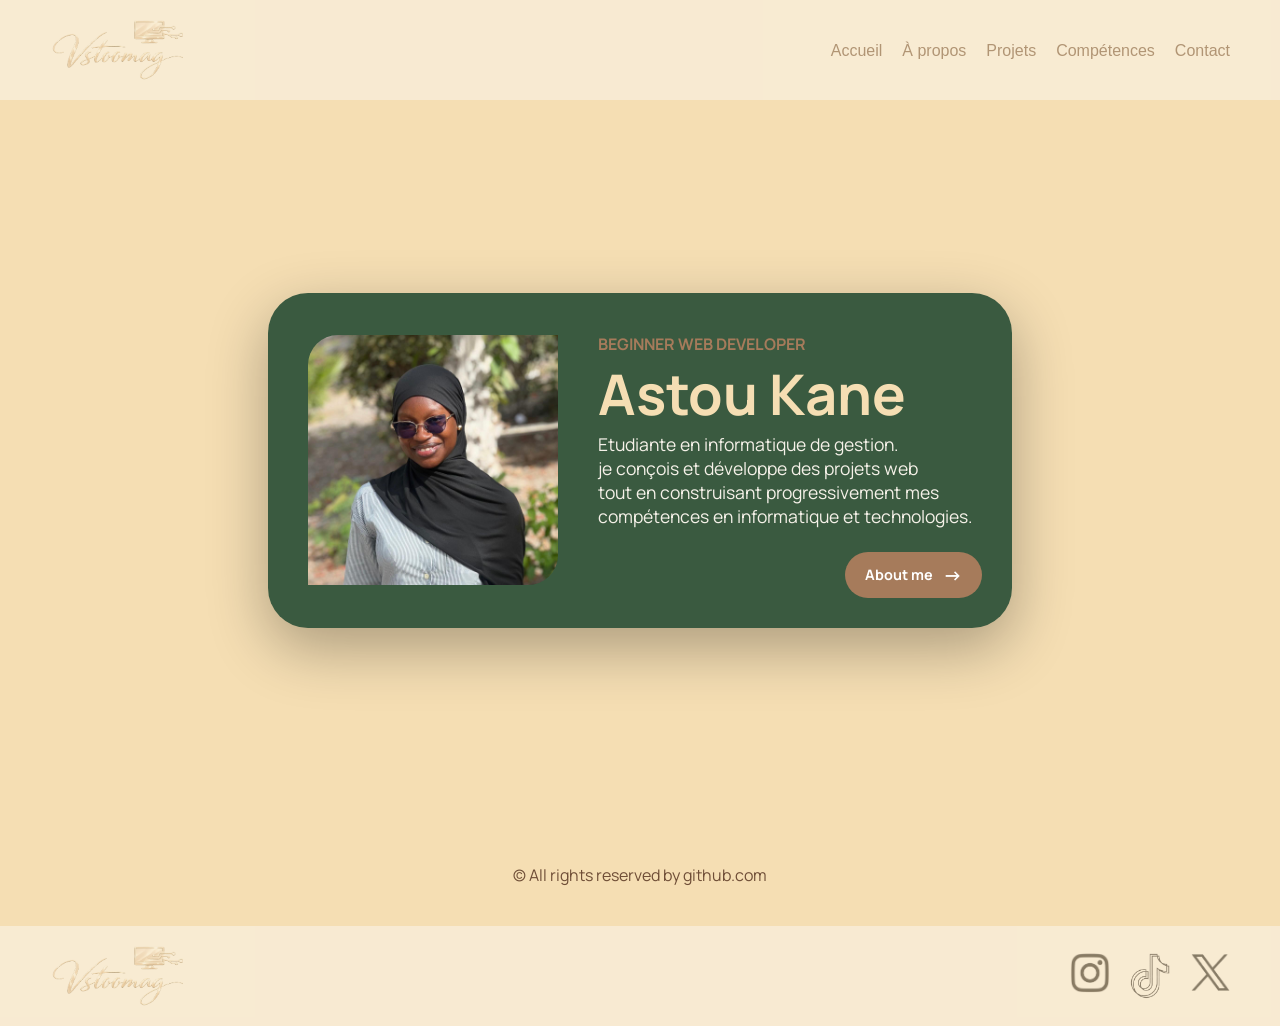
<file: portfolio/index.html>
<!DOCTYPE html>
<html lang="en">
<head>
    <meta charset="UTF-8">
    <meta name="viewport" content="width=device-width, initial-scale=1.0">
    <title>Accueil-Astou kane</title>
    <link rel="stylesheet" href="../styles/style.css">
    <link rel="stylesheet" href="../styles/index.css">
    <script src="../scripts/script.js" defer></script>
    <link rel="preconnect" href="https://fonts.googleapis.com">
    <link rel="preconnect" href="https://fonts.gstatic.com" crossorigin>
    <link href="https://fonts.googleapis.com/css2?family=Manrope:wght@200..800&family=Montserrat:ital,wght@0,100..900;1,100..900&display=swap" rel="stylesheet">
    <link rel="preconnect" href="https://fonts.googleapis.com">
    <link rel="preconnect" href="https://fonts.gstatic.com" crossorigin>
    <link href="https://fonts.googleapis.com/css2?family=Manrope:wght@200..800&display=swap" rel="stylesheet">
</head>
<body>
    <header>
        <nav>
                <div class="logo">
                    <a href=""><img src="../images/logo_astou.png" alt="logo"></a>
                </div>
                <ul>
                    <li><a href="index.html">Accueil</a></li>
                    <li><a href="about.html">À propos</a></li>
                    <li><a href="projets.html">Projets</a></li>
                    <li><a href="skills.html">Compétences</a></li>
                    <li><a href="contact.html">Contact</a></li>
                </ul>
        </nav>
    </header>
    <main grid-container>
        <section id="index">
            <div class="grid_1">
                <div class="photo">
                    <img src="../images/ma_photo.jpeg" alt="Photo de Astou">
                </div>
                <div class="presentation">
                    <h4>BEGINNER WEB DEVELOPER</h4>
                    <h3>Astou Kane </h3>
                    <p>Etudiante en informatique de gestion. <br>
                        je conçois et développe des projets web <br>
                        tout en construisant progressivement mes <br>
                        compétences en informatique et technologies. </p>
                    <a href="about.html" class="btn"> About me <span class="arrow">-></span></a>
               </div>
            </div>
        </section>
        <section>
            <div>
            <img>
            <p></p>
            <h5></h5>
            </div>
        </section>
        <section>
            <div>
                <img>
                <p></p>
                <h5></h5>
            </div>
        </section>
        <section>
            <div>
                
            </div>
        </section>

    </main>
    <div class="github"> <a href="https://github.com/astoukanemboj-arch/Vstoomag.git" target="_blank" class="github">© All rights reserved by github.com</a> </div>
    <footer>
         <nav>
                <div class="logo">
                    <a href=""><img src="../images/logo_astou.png" alt="logo"></a>
                </div>
                <ul>
                    <li><a href="index.html"><img src="../images/instagram2.png" alt="instagram"></a></li>
                    <li><a href="about.html"><img src="../images/tiktok2.png" alt="tiktok"></a></li>
                    <li><a href="projets.html"><img src="../images/x.png" alt="x"></a></li>
                </ul>
        </nav>
       
    </footer>
</body>
</html>
</file>
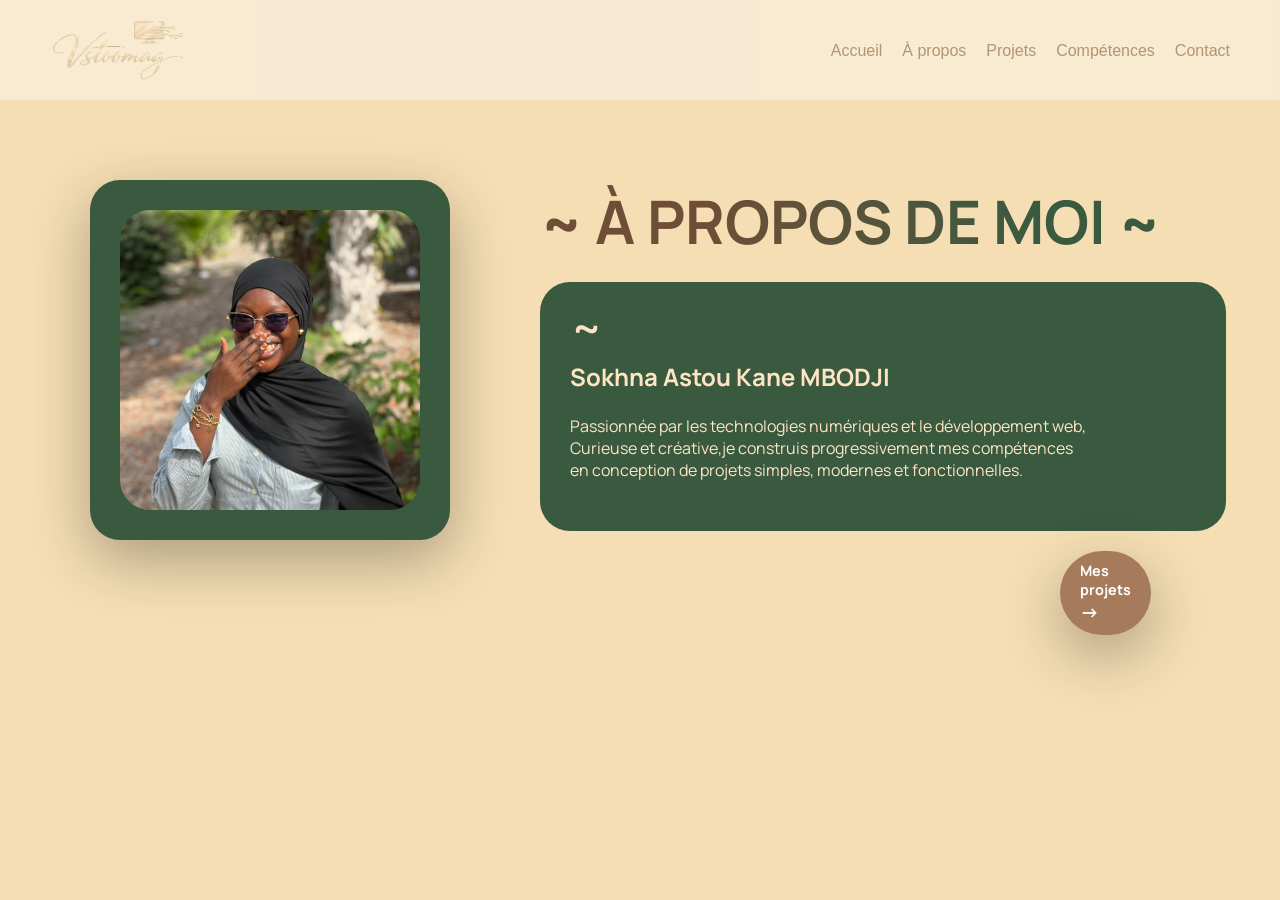
<file: portfolio/about.html>
<!DOCTYPE html>
<html lang="en">
<head>
    <meta charset="UTF-8">
    <meta name="viewport" content="width=device-width, initial-scale=1.0">
    <title>À propos</title>
    <link rel="stylesheet" href="../styles/style.css">
    <link rel="stylesheet" href="../styles/about.css">
    <script src="../scripts/script.js" defer></script>
     <link rel="preconnect" href="https://fonts.googleapis.com">
    <link rel="preconnect" href="https://fonts.gstatic.com" crossorigin>
    <link href="https://fonts.googleapis.com/css2?family=Manrope:wght@200..800&family=Montserrat:ital,wght@0,100..900;1,100..900&display=swap" rel="stylesheet">
    <link rel="preconnect" href="https://fonts.googleapis.com">
    <link rel="preconnect" href="https://fonts.gstatic.com" crossorigin>
    <link href="https://fonts.googleapis.com/css2?family=Manrope:wght@200..800&display=swap" rel="stylesheet">
</head>
<body>
    <header>
        <nav>
                <div class="logo">
                    <a href=""><img src="../images/logo_astou.png" alt="logo"></a>
                </div>
                <ul>
                    <li><a href="index.html">Accueil</a></li>
                    <li><a href="about.html">À propos</a></li>
                    <li><a href="projets.html">Projets</a></li>
                    <li><a href="skills.html">Compétences</a></li>
                    <li><a href="contact.html">Contact</a></li>
                </ul>
        </nav>
    </header>
    <main class="grid-container">
        <section id="index">
                <div class="grid_1">
                    <div class="photo">
                        <img src="../images/ma_photo2.jpeg" alt="Photo de Astou">
                    </div>
                </div>
        </section>
        <section class="about-text-section">
            <div>
                <h1 class="titre-apropos"> ~ À PROPOS DE MOI ~</h1>
            </div>
            <div class="text-apropos">
                <span class="decor">~</span>
                <h1>Sokhna Astou Kane MBODJI</h1><br>
                Passionnée par les technologies numériques et le développement web,<br>
                Curieuse et créative,je construis progressivement mes compétences <br>
                en conception de projets simples, modernes et fonctionnelles.
            </div>
            <div>
                <a href="projets.html" class="btn"> Mes projets <span class="arrow">-></span></a>
            </div>
        </section>
    </main>
</body>
</html>
</file>
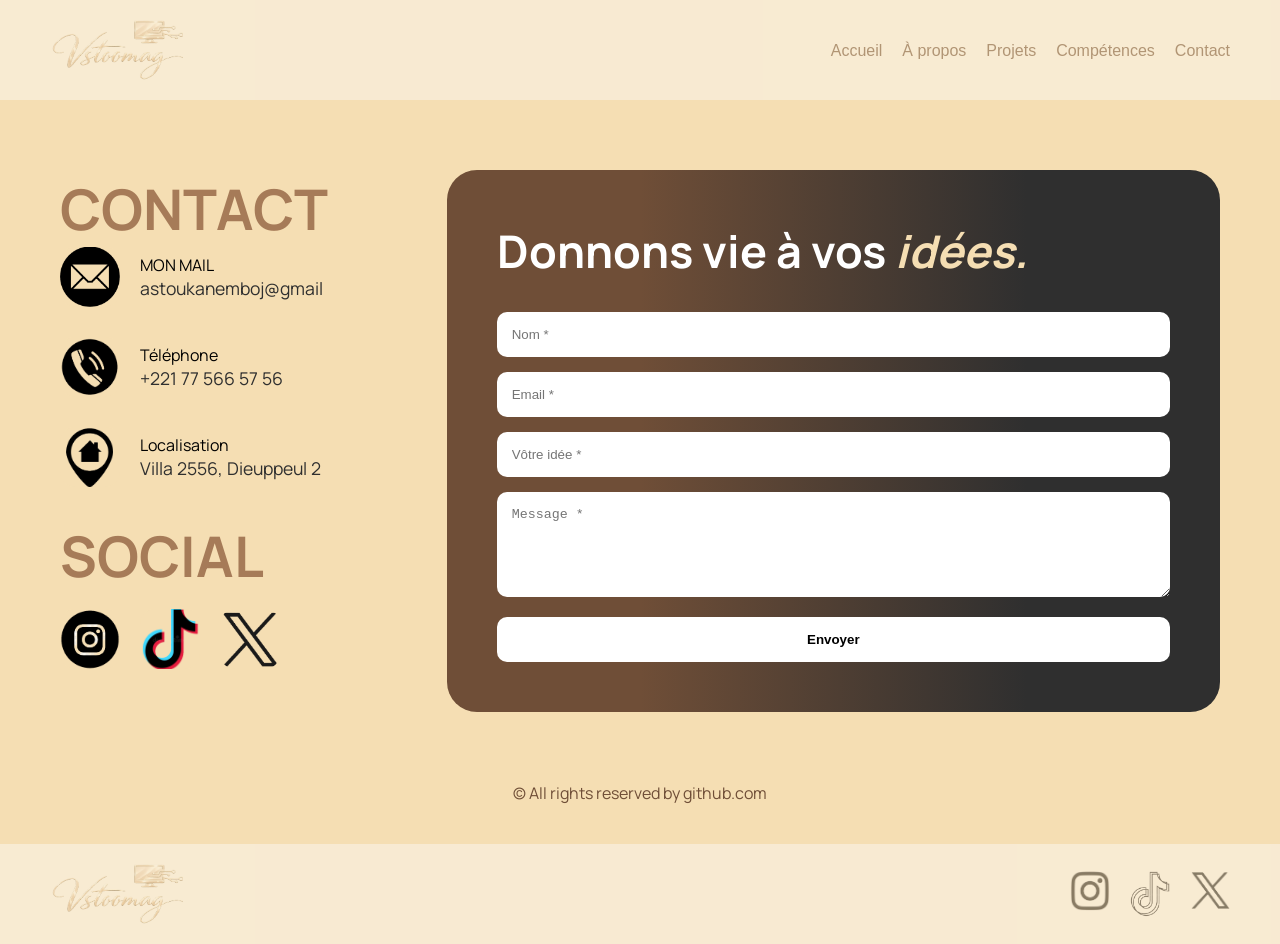
<file: portfolio/contact.html>
<!DOCTYPE html>
<html lang="en">
<head>
    <meta charset="UTF-8">
    <meta name="viewport" content="width=device-width, initial-scale=1.0">
    <title>Contact</title>
     <link rel="stylesheet" href="../styles/style.css">
    <link rel="stylesheet" href="../styles/contact.css">
    <script src="../scripts/script.js" defer></script>
     <link rel="preconnect" href="https://fonts.googleapis.com">
    <link rel="preconnect" href="https://fonts.gstatic.com" crossorigin>
    <link href="https://fonts.googleapis.com/css2?family=Manrope:wght@200..800&family=Montserrat:ital,wght@0,100..900;1,100..900&display=swap" rel="stylesheet">
    <link rel="preconnect" href="https://fonts.googleapis.com">
    <link rel="preconnect" href="https://fonts.gstatic.com" crossorigin>
    <link href="https://fonts.googleapis.com/css2?family=Manrope:wght@200..800&display=swap" rel="stylesheet">
</head>
</head>
<body>
    <header>
        <nav>
                <div class="logo">
                    <a href=""><img src="../images/logo_astou.png" alt="logo"></a>
                </div>
                <ul>
                    <li><a href="index.html">Accueil</a></li>
                    <li><a href="about.html">À propos</a></li>
                    <li><a href="projets.html">Projets</a></li>
                    <li><a href="skills.html">Compétences</a></li>
                    <li><a href="contact.html">Contact</a></li>
                </ul>
        </nav>
    </header>
    <main class="contact-main">
    <div class="contact-container">
        
        <div class="contact-info">
            <h3 class="contact-titre">CONTACT</h3>
            
            <div class="info-item">
                <div class="icon-box"><i class="fa-regular fa-envelope"><img src="../images/mail.png" alt=""></i></div>
                <div class="text">
                    <span>MON MAIL</span>
                    <p>astoukanemboj@gmail</p>
                </div>
            </div>

            <div class="info-item">
                <div class="icon-box"><i class="fa-solid fa-phone"> <img src="../images/telephone.png" alt=""></i></div>
                <div class="text">
                    <span>Téléphone</span>
                    <p>+221 77 566 57 56</p>
                </div>
            </div>

             <div class="info-item">
                <div class="icon-box"><i class="fa-solid fa-phone"> <img src="../images/maison.png" alt=""></i></div>
                <div class="text">
                    <span>Localisation</span>
                    <p>Villa 2556, Dieuppeul 2</p>
                </div>
            </div>

            <div class="social-info">
                <h3>SOCIAL</h3>
                <div class="social-icons">
                    <a href="#" class="social-btn"><i class="fa-brands fa-instagram"><img src="../images/instragram.png" alt=""></i></a>
                    <a href="#" class="social-btn"><i class="fa-brands fa-linkedin"><img src="../images/tiktok.png" alt=""></i></a>
                    <a href="#" class="social-btn"><i class="fa-brands fa-linkedin"><img src="../images/x.png" alt=""></i></a>
                </div>
            </div>
        </div>

        <div class="contact-form-box">
            <h1>Donnons vie à vos <span><em>idées.</em></span></h1>
            <form>
                <input type="text" placeholder="Nom *" required>
                <input type="email" placeholder="Email *" required>
                <input type="text" placeholder="Vôtre idée *">
                <textarea placeholder="Message *" rows="5"></textarea>
                <button type="submit" class="send-btn">Envoyer</button>
            </form>
        </div>

    </div>
</main>
<div class="github"> <a href="https://github.com/astoukanemboj-arch/Vstoomag.git" target="_blank" class="github">© All rights reserved by github.com</a> </div>
    <footer>
         <nav>
                <div class="logo">
                    <a href=""><img src="../images/logo_astou.png" alt="logo"></a>
                </div>
                <ul>
                    <li><a href="index.html"><img src="../images/instagram2.png" alt="instagram"></a></li>
                    <li><a href="about.html"><img src="../images/tiktok2.png" alt="tiktok"></a></li>
                    <li><a href="projets.html"><img src="../images/x.png" alt="x"></a></li>
                </ul>
        </nav>
       
    </footer>
</body>
</html>
</file>
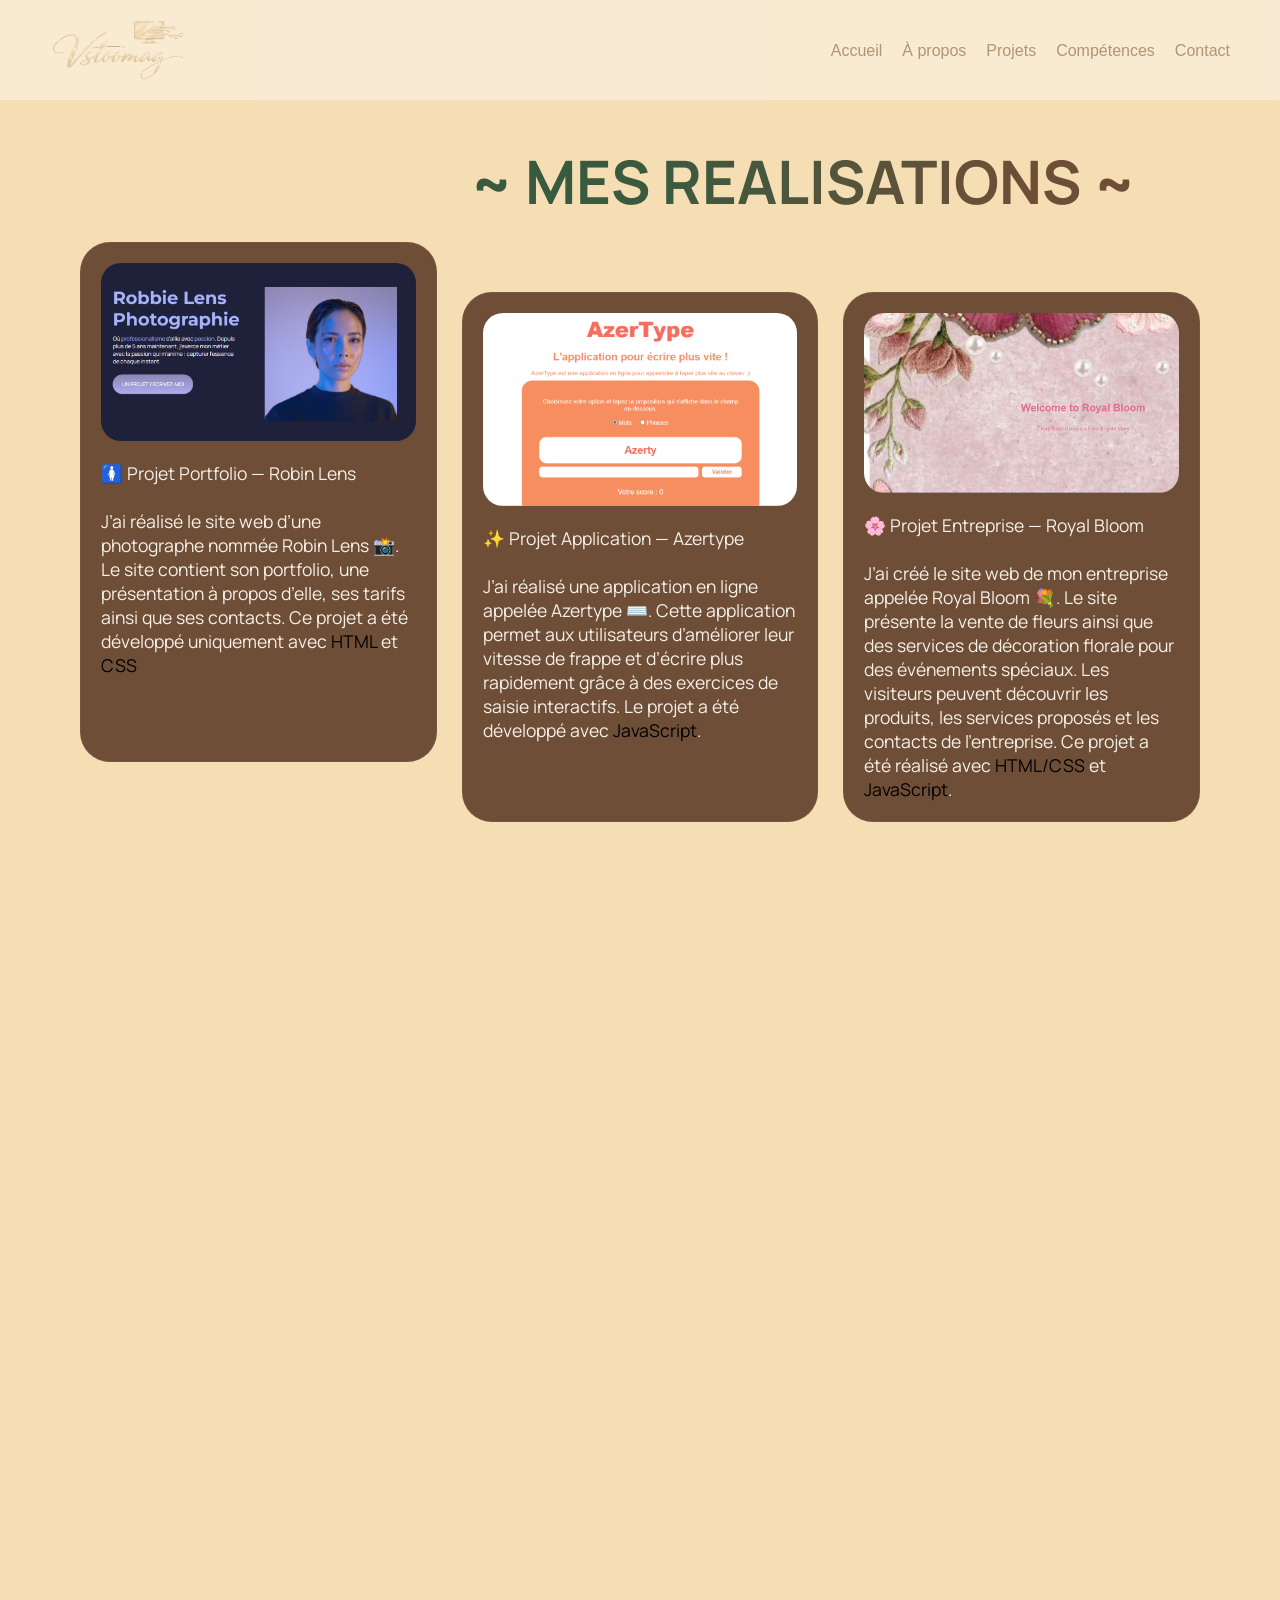
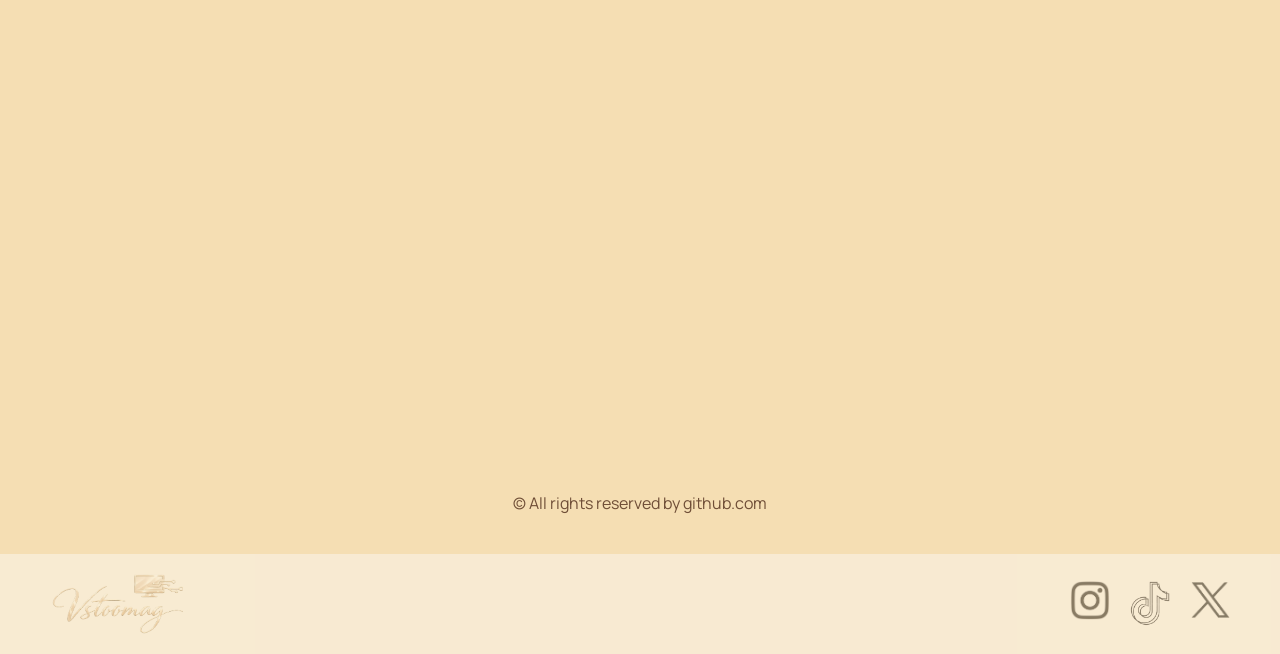
<file: portfolio/projets.html>
<!DOCTYPE html>
<html lang="en">
<head>
    <meta charset="UTF-8">
    <meta name="viewport" content="width=device-width, initial-scale=1.0">
    <title>Accueil-Astou kane</title>
    <link rel="stylesheet" href="../styles/style.css">
    <link rel="stylesheet" href="../styles/project.css">
    <script src="../scripts/script.js" defer></script>
     <link rel="preconnect" href="https://fonts.googleapis.com">
    <link rel="preconnect" href="https://fonts.gstatic.com" crossorigin>
    <link href="https://fonts.googleapis.com/css2?family=Manrope:wght@200..800&family=Montserrat:ital,wght@0,100..900;1,100..900&display=swap" rel="stylesheet">
    <link rel="preconnect" href="https://fonts.googleapis.com">
    <link rel="preconnect" href="https://fonts.gstatic.com" crossorigin>
    <link href="https://fonts.googleapis.com/css2?family=Manrope:wght@200..800&display=swap" rel="stylesheet">
</head>
<body>
    <header>
        <nav>
                <div class="logo">
                    <a href=""><img src="../images/logo_astou.png" alt="logo"></a>
                </div>
                <ul>
                    <li><a href="index.html">Accueil</a></li>
                    <li><a href="about.html">À propos</a></li>
                    <li><a href="projets.html">Projets</a></li>
                    <li><a href="skills.html">Compétences</a></li>
                    <li><a href="contact.html">Contact</a></li>
                </ul>
        </nav>
    </header>
    <main class="projects-container">
        <h1 class="projects-main-title"> ~ MES REALISATIONS ~ </h1>

        <div class="projects-grid">
            <div class="project-card" id="un">
                <div class="project-image">
                    <img src="../images/Robbie.png" alt="Web Designing">
                </div>
                <div class="project-info">
                    <p>🚺 Projet Portfolio — Robin Lens <br> <br>

                        J’ai réalisé le site web d’une photographe nommée Robin Lens 📸.
                        Le site contient son portfolio, une présentation à propos d’elle, ses tarifs ainsi que ses contacts.
                        Ce projet a été développé uniquement avec <span class="arrow">HTML</span> et <span class="arrow">CSS</span></p>
                      
                   <!-- <div class="text-content">
                        <span>OUTILS</span>
                        <h3>HTML et CSS</h3>
                    </div>
                    <div>
                        <a href="robie.html"><button class="project-icon">voir-></button></a>
                    </div> -->
                </div>
            </div>
            <div class="project-card" id="deux">
                <div class="project-image">
                    <img src="../images/azertype.png" alt="Web Designing">
                </div>
                <div class="project-info">
                   <p>✨ Projet Application — Azertype <br> <br>

                        J’ai réalisé une application en ligne appelée Azertype ⌨️.
                        Cette application permet aux utilisateurs d’améliorer leur vitesse de frappe et d’écrire plus rapidement grâce à des exercices de saisie interactifs.
                        Le projet a été développé avec <span class="arrow">JavaScript</span>.</p>
                   <!--<div class="text-content">
                        <span>OUTILS</span>
                        <h3>JavaScript</h3>
                    </div>
                    <div>
                        <a href="index.html"><button class="project-icon" ww>voir-></button></a>
                    </div>  --> 
                </div>
            </div>
            <div class="project-card" id="trois">
                <div class="project-image">
                    <img src="../images/entreprise.png" alt="Web Designing">
                </div>
                <div class="project-info">
                    <p>🌸 Projet Entreprise — Royal Bloom <br> <br>

                        J’ai créé le site web de mon entreprise appelée Royal Bloom 💐.
                        Le site présente la vente de fleurs ainsi que des services de décoration florale pour des événements spéciaux.
                        Les visiteurs peuvent découvrir les produits, les services proposés et les contacts de l’entreprise.
                        Ce projet a été réalisé avec <span class="arrow">HTML/CSS</span> et <span class="arrow">JavaScript</span>.</p>
                   <!-- <div class="text-content">
                        <span>OUTILS</span>
                        <h3>HTML/CSS et JavaScript</h3>
                    </div>
                    <div>
                        <a href="index.html"><button class="project-icon">voir-></button></a>
                    </div> -->
                </div>
            </div>
        </div>
    </main>
    <div class="github"> <a href="https://github.com/astoukanemboj-arch/Vstoomag.git" target="_blank" class="github">© All rights reserved by github.com</a> </div>
    <footer>
         <nav>
                <div class="logo">
                    <a href=""><img src="../images/logo_astou.png" alt="logo"></a>
                </div>
                <ul>
                    <li><a href="index.html"><img src="../images/instagram2.png" alt="instagram"></a></li>
                    <li><a href="about.html"><img src="../images/tiktok2.png" alt="tiktok"></a></li>
                    <li><a href="projets.html"><img src="../images/x.png" alt="x"></a></li>
                </ul>
        </nav>
       
    </footer>
</body>
</html>
</file>
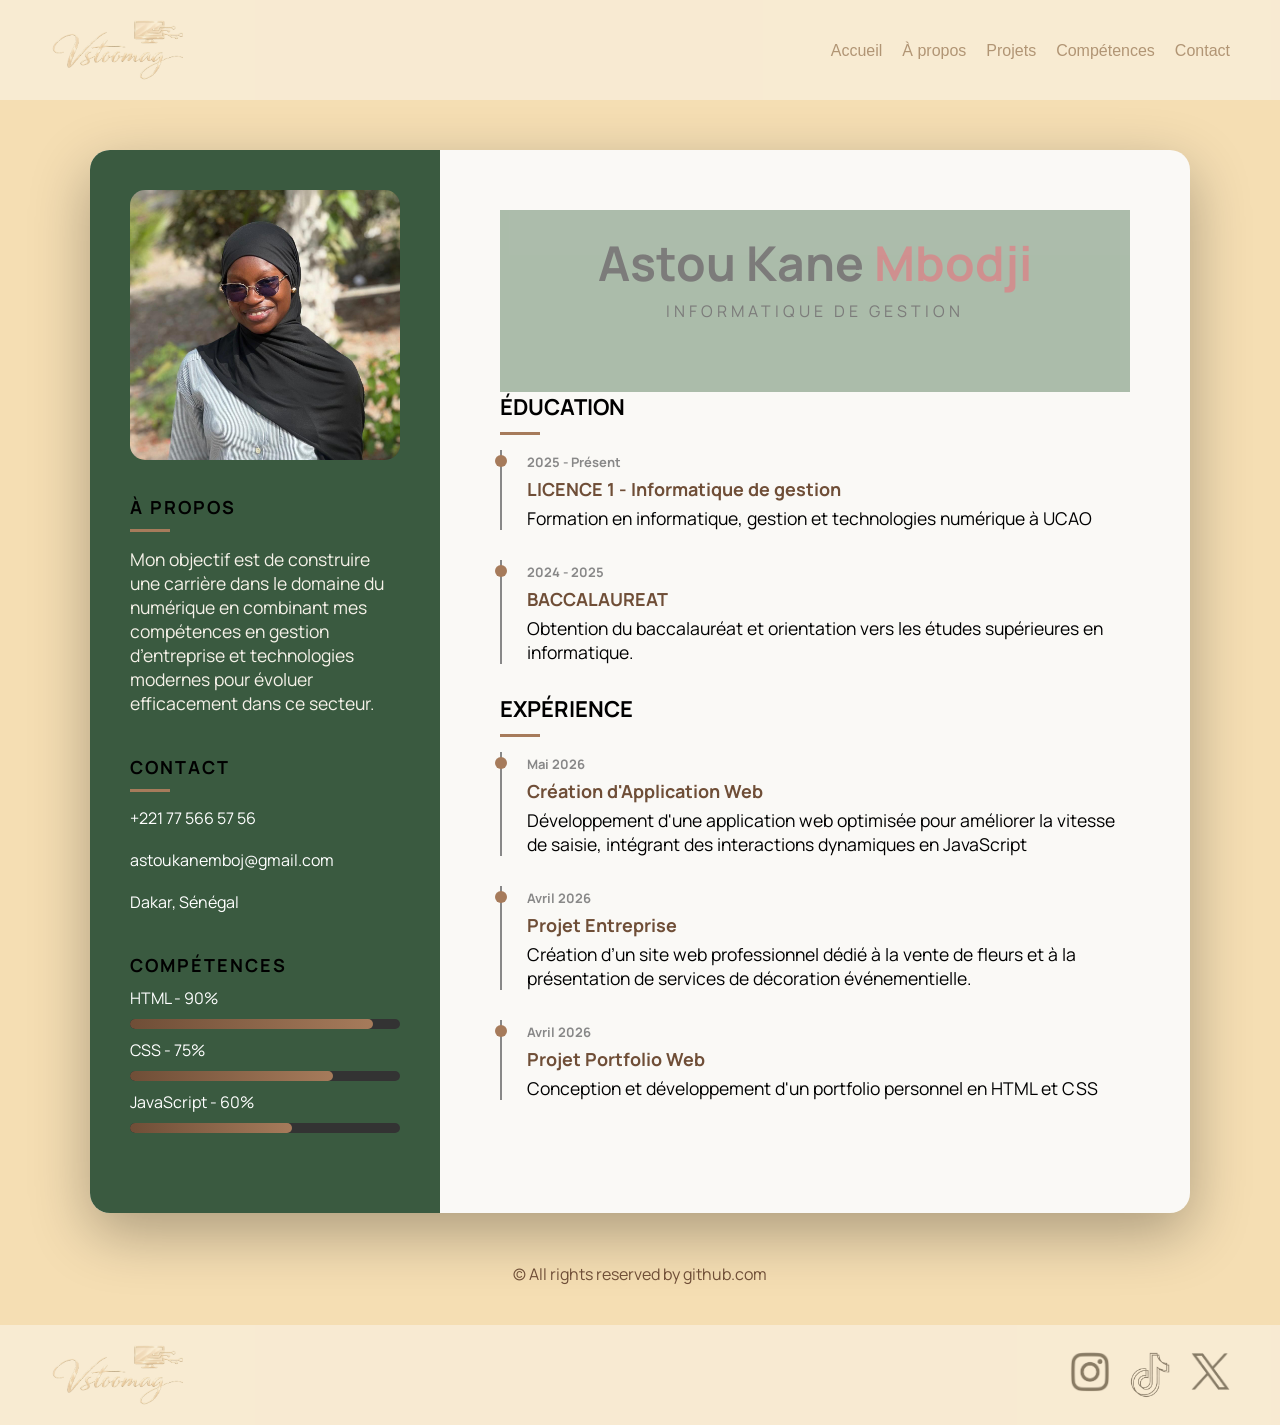
<file: portfolio/skills.html>
<!DOCTYPE html>
<html lang="en">
<head>
    <meta charset="UTF-8">
    <meta name="viewport" content="width=device-width, initial-scale=1.0">
    <title>Compétences</title>
    <link rel="stylesheet" href="../styles/style.css">
    <link rel="stylesheet" href="../styles/skills.css">
    <script src="../scripts/script.js" defer></script>
     <link rel="preconnect" href="https://fonts.googleapis.com">
    <link rel="preconnect" href="https://fonts.gstatic.com" crossorigin>
    <link href="https://fonts.googleapis.com/css2?family=Manrope:wght@200..800&family=Montserrat:ital,wght@0,100..900;1,100..900&display=swap" rel="stylesheet">
    <link rel="preconnect" href="https://fonts.googleapis.com">
    <link rel="preconnect" href="https://fonts.gstatic.com" crossorigin>
    <link href="https://fonts.googleapis.com/css2?family=Manrope:wght@200..800&display=swap" rel="stylesheet">
</head>
<body>
     <header>
        <nav>
                <div class="logo">
                    <a href=""><img src="../images/logo_astou.png" alt="logo"></a>
                </div>
                <ul>
                    <li><a href="index.html">Accueil</a></li>
                    <li><a href="about.html">À propos</a></li>
                    <li><a href="projets.html">Projets</a></li>
                    <li><a href="skills.html">Compétences</a></li>
                    <li><a href="contact.html">Contact</a></li>
                </ul>
        </nav>
    </header>
        <main class="cv-wrapper">
    <div class="cv-container">
        <aside class="cv-sidebar">
            <div class="cv-profile-img">
                <img src="../images/ma_photo.jpeg" alt="Sokhna Astou Kane">
            </div>
            
            <section class="cv-sidebar-section">
                <h2>À PROPOS</h2>
                <div class="cv-divider"></div>
                <p>Mon objectif est de construire une carrière dans le domaine du numérique en combinant mes compétences en gestion d’entreprise et technologies modernes
                    pour évoluer efficacement dans ce secteur.</p>
            </section>

            <section class="cv-sidebar-section">
                <h2>CONTACT</h2>
                <div class="cv-divider"></div>
                <ul class="cv-contact-list">
                    <li><i class="fa-solid fa-phone"></i> +221 77 566 57 56</li>
                    <li><i class="fa-solid fa-envelope"></i> astoukanemboj@gmail.com</li>
                    <li><i class="fa-solid fa-location-dot"></i> Dakar, Sénégal</li>
                </ul>
            </section>

            <section class="cv-sidebar-section">
                <h2>COMPÉTENCES</h2>
                <div class="skills-grid">
                    <div class="skill-item">
                        <span>HTML - 90%</span>
                    <div class="progress-bar">
                    <div class="progress-fill" data-percent="90"></div>
                </div>
                
                    <div class="skills-grid">
                    <div class="skill-item">
                        <span>CSS - 75%</span>
                    <div class="progress-bar">
                    <div class="progress-fill" data-percent="75"></div>
                </div>

                <div class="skills-grid">
                    <div class="skill-item">
                        <span>JavaScript - 60%</span>
                    <div class="progress-bar">
                    <div class="progress-fill" data-percent="60"></div>
                </div>
            </section>
        </aside>

        <div class="cv-main-content">
            <header class="cv-header">
                <h1>Astou Kane <span>Mbodji</span></h1>
                <p class="cv-job-title">INFORMATIQUE DE GESTION</p>
            </header>

            <section class="cv-section">
                <h2>ÉDUCATION</h2>
                <div class="cv-divider"></div>
                
                <div class="cv-timeline-item">
                    <span class="cv-date">2025 - Présent</span>
                    <h3>LICENCE 1 - Informatique de gestion</h3>
                    <p class="description">Formation en informatique, gestion et technologies numérique à UCAO</p>
                </div>

                <div class="cv-timeline-item">
                    <span class="cv-date">2024 - 2025</span>
                    <h3>BACCALAUREAT</h3>
                    <p class="description">Obtention du baccalauréat et orientation vers les études supérieures en informatique.</p>
                </div>
            </section>

            <section class="cv-section">
                <h2>EXPÉRIENCE</h2>
                <div class="cv-divider"></div>
                
                <div class="cv-timeline-item">
                    <span class="cv-date">Mai 2026</span>
                    <h3>Création d'Application Web</h3>
                    <p class="description">Développement d'une application web optimisée pour améliorer la vitesse de saisie,
                        intégrant des interactions dynamiques en JavaScript
                    </p>
                </div>

                 <div class="cv-timeline-item">
                    <span class="cv-date">Avril 2026</span>
                    <h3>Projet Entreprise</h3>
                    <p class="description">Création d’un site web professionnel dédié à la vente de fleurs et à la présentation de services de décoration événementielle.</p>
                </div>

                <div class="cv-timeline-item">
                    <span class="cv-date">Avril 2026</span>
                    <h3>Projet Portfolio Web</h3>
                    <p class="description">Conception et développement d'un portfolio personnel en HTML et CSS</p>
                </div>
            </section>
        </div>
    </div>
</main>
<div class="github"> <a href="https://github.com/astoukanemboj-arch/Vstoomag.git" target="_blank" class="github">© All rights reserved by github.com</a> </div>
    <footer>
         <nav>
                <div class="logo">
                    <a href=""><img src="../images/logo_astou.png" alt="logo"></a>
                </div>
                <ul>
                    <li><a href="index.html"><img src="../images/instagram2.png" alt="instagram"></a></li>
                    <li><a href="about.html"><img src="../images/tiktok2.png" alt="tiktok"></a></li>
                    <li><a href="projets.html"><img src="../images/x.png" alt="x"></a></li>
                </ul>
        </nav>
       
    </footer>
    <!--<section class="skills-profile-section">
    <div class="profile-card">
        <div class="profile-image-box">
            <img src="../images/ma_photo.jpeg" alt="Astou Kane">
        </div>

        <div class="profile-content">
            <h2>Sokhna Astou Kane</h2>
            <p class="username">astoukanemboj@gmail.com</p>

            <div class="social-links">
                <a href="#" class="social-circle"><i class="fa-brands fa-dribbble"><img src="../images/instagram2.png" alt=""></i></a>
                <a href="#" class="social-circle"><i class="fa-brands fa-twitter"><img src="../images/tiktok2.png" alt=""></i></a>
                <a href="#" class="social-circle"><i class="fa-brands fa-instagram"><img src="../images/x.png" alt=""></i></a>
            </div>

            <a href="contact.html" class="contact-me-btn">Me contacter</a>
        </div>
        </div>

        <div class="credentials-text-content">
        
        <section class="about-me-block">
            <h3>ABOUT ME</h3>
            <p>
                Passionnée par le développement web et les nouvelles technologies, 
                je m'efforce de créer des expériences numériques modernes et intuitives. 
                Mon parcours en gestion me permet d'allier rigueur organisationnelle et créativité technique.
            </p>
        </section>

        <section class="experience-block">
            <h3>EXPERIENCE</h3>
            <div class="exp-item">
                <span class="date">2024 - 2026</span>
                <h4>Formation Fullstack Developer</h4>
                <p>Apprentissage des technologies modernes (HTML, CSS, JavaScript, MySQL).</p>
            </div>
            
            <div class="exp-item">
                <span class="date">2023 - 2024</span>
                <h4>Projets Académiques - Management</h4>
                <p>Gestion d'équipe et analyse des structures organisationnelles.</p>
            </div>
        </section>
</main> -->

</body>
</html>
</file>
<file: styles/style.css>
*{
    margin: 0;
    padding: 0;
    box-sizing: border-box;
}
body{
    font-family: 'Manrope',sans-serif;
    font-size: 1em;
    background-color: wheat;
}
h3{
    font-size: 3.5em;
    color: wheat;
    font-family: 'Montserrat'sans-serif;
}
h4{
    color:#A67B5B ;
}
p{
    font-size: 1.1em;
    color: #F5F1E8;
}
header, footer{
    background-color: #FCF8F2;
    padding: 20px 50px;
    width: 100%;
    opacity: 0.5;
}
nav{
    display: flex;
    align-items: center;
    justify-content: space-between;
    padding: 5px 2%;
    min-height: 60px;
}
nav, ul{
   display: flex;
   list-style: none;
   gap: 20px;
   margin: 0;
   padding: 0;
}
nav ul li a {
    text-decoration: none;
    font-weight: 500;
    font-family: sans-serif;
}
nav ul li a:hover{
    color: black;
}
a {
    color: #6F4E37;
}
.logo img {
     height: 60px;
     width: auto;
     display: block;
}
.github{
    display: flex;
    justify-content: center;
    align-items: center;
    text-decoration: none;
    margin-bottom: 20px;
}
footer img{
     width: 40px;
    height: auto;
    display: block;
}
</file>
<file: styles/index.css>
#index{
   display: flex;
   flex-direction: column;
   justify-content: center;
   align-items: flex-start;
   min-height: 80vh;
    width: 100%;
   border-radius: 30px;
}
.grid_1{
    position: relative;
    background-color: #3A5A40 ;
    display: flex;
    justify-content: flex-start;
    align-items: center;
    padding: 40px;
    margin: 0 auto;
    border-radius: 40px;
    gap: 40px;
    box-shadow: 0 20px 60px rgba(0,0,0,0.3);
}
.photo{
   width: 250px;
    height: 250px;
    object-fit: cover;
    overflow: hidden;
    border-radius: 30px 0 30px 0;
}   
.photo img{
    width: 100%;
    height: 100%;
    display: block;
}
.presentation{
    display: flex;
    flex-direction: column;
    align-items: flex-start;
    padding-bottom: 60px;

}
.btn{
    position:absolute;
    bottom: 30px;
    right: 30px;
    margin-top: 25px;
    padding: 10px 20px;
    background-color: #A67B5B;
    text-decoration: none;
    border-radius: 50px;
    font-weight: bold;
    font-size: 0.9rem;
    transition: all 0.3s ease;
    display: inline-flex;
    align-items: center;
    gap: 10px;
    color: white;
}
.btn:hover{
    background-color: #6F4E37;
    color: white;
}
.arrow{
    font-size: 1.2rem;
}


section{
    color: #3A5A40;
}
.github{
    display: flex;
    justify-content: center;
    align-items: center;
    text-decoration: none;
    margin-bottom: 20px;
}
footer img{
     width: 40px;
    height: auto;
    display: block;
}
</file>
<file: styles/about.css>
main{
    display: flex;
   flex-direction: row;
   justify-content: flex-start;
    align-items: flex-start;
}
.grid_1{
    position: relative;
   margin: 80px 90px auto;
  /* min-height: 80vh;*/
   /* width: 100%;*/
   border-radius: 30px;
   padding: 30px 30px 30px 30px;
    background-color: #3A5A40 ;
    display: flex;
    justify-content: center;
    align-items: center;
    gap: 30px;
   box-shadow: 0 20px 60px rgba(0,0,0,0.3);
}
.photo{
   width: 300px;
    height: 300px;
    object-fit: cover;
    overflow: hidden;
    border-radius: 30px 30px 30px 30px;
}   
.photo img{
    width: 100%;
    height: 100%;
    display: block;
}
.titre-apropos{
    font-size: 60px;
    font-weight: bold;
    color:transparent ;
    background: linear-gradient(90deg, #6F4E37 25%, #3A5A40 75%);
    -webkit-background-clip: text;
    background-clip: text;
    text-transform: uppercase;
    margin-top: 80px;
    margin-right: 90px;
    display: flex;
    justify-content: baseline;
}
.text-apropos{
    position: relative;
    display: flex;
    flex-direction: column;
    justify-content: center;
    align-items: flex-start;
    background-color: #3A5A40 ;
    color: bisque;
    border-radius: 30px;
    padding: 30px;
    padding-top: 10px;
    padding-bottom: 50px;
    margin-top: 20px;
    margin-right: 70px;
}
.decor{
    font-size: 50px;
    letter-spacing: 0;
}
.btn{
    position:relative;
    bottom: 30px;
    right: 80px;
    margin-top: 50px;
    margin-left: 600px;
    margin-right: 65px;
    padding-top: 30px;
    padding-right: 10px;
    padding: 10px 20px;
    background-color: #A67B5B;
    text-decoration: none;
    border-radius: 50px;
    font-weight: bold;
    font-size: 0.9rem;
    transition: all 0.3s ease;
    display: block;
    align-self: flex-end;
    gap: 10px;
    color: white;
    box-shadow: 0 20px 60px rgba(0,0,0,0.3);
}
.btn:hover{
    background-color: #6F4E37;
    color: white;
}
.arrow{
    font-size: 1.2rem;
}


section{
    color: #3A5A40;
}
.github{
    display: flex;
    justify-content: center;
    align-items: center;
    text-decoration: none;
    margin-bottom: 20px;
}
footer img{
     width: 40px;
    height: auto;
    display: block;
}
main{
    margin-bottom: 100px;
}
</file>
<file: styles/contact.css>
.contact-container {
    display: flex;
    gap: 50px;
    max-width: 1200px;
    margin: 50px auto;
    padding: 20px;
}

/* Infos à gauche */
.contact-info {
    flex: 1;
}

.info-item {
    display: flex;
    align-items: center;
    gap: 20px;
    margin-bottom: 30px;
}
h3{
    color: #A67B58;
}
P{
    color: #2F2F2F;
}
.icon-box {
    width: 60px;
    height: 60px;
    background: wheat;
    border-radius: 15px;
    display: flex;
    justify-content: center;
    align-items: center;
    font-size: 20px;
    color: white;
    overflow: hidden;
}
.icon-box img {
    width: 60px;
    height: auto;
    display: block;
}
.social-btn{
    width: 60px;
    height: 60px;
    background: wheat;
    border-radius: 15px;
    display: flex;
    justify-content: center;
    align-items: center;
    font-size: 20px;
    color: white;
    overflow: hidden;
}
.social-btn img{
     width: 60px;
    height: auto;
    display: block;
}
.social-icons{
    display: flex;
    flex-direction: row;
    gap: 20px;
    margin-top: 15px;
}
/* Formulaire à droite */
.contact-form-box {
    flex: 2;
    background: linear-gradient(90deg, #6F4E37  25%, #2F2F2F 75%);
    padding: 50px;
    border-radius: 30px;
}

.contact-form-box h1 {
    font-size: 45px;
    color: white;
    margin-bottom: 30px;
}

.contact-form-box h1 span {
   color:wheat ;
}

input, textarea {
    width: 100%;
    background: white;
    border: none;
    padding: 15px;
    border-radius: 10px;
    margin-bottom: 15px;
    color: white;
}

.send-btn {
    font-weight: bold;
    width: 100%;
    padding: 15px;
    background: white;
    color: black;
    border: none;
    border-radius: 10px;
    cursor: pointer;
    transition: 0.3s;
}

.send-btn:hover {
    background: wheat;
    color: black;
}
.github{
    display: flex;
    justify-content: center;
    align-items: center;
    text-decoration: none;
    margin-bottom: 20px;
}
footer img{
     width: 40px;
    height: auto;
    display: block;
}
</file>
<file: styles/project.css>
.projects-container {
    max-width: 1200px;
    margin: 0 auto;
    padding: 40px 20px;
}

.projects-main-title {
    font-size: 60px;
    font-weight: bold;
    color:transparent ;
    background: linear-gradient(90deg,#3A5A40  25%, #6F4E37 75%);
    -webkit-background-clip: text;
    background-clip: text;
    text-transform: uppercase;
    /*margin-top: 30px;
    padding-top: 30px;*/
    margin-left: 410px;
    display: flex;
    justify-content: baseline;
}

/* LA GRILLE */
.projects-grid {
    display: grid;
    grid-template-columns: repeat(3, 1fr); /* 3 colonnes égales */
    grid-template-rows: repeat(3, 1fr);
    gap: 25px; /* Espace entre les cartes */
    padding: 20px;
}

/* LA CARTE */
.project-card {
    background-color: #6F4E37;
    padding: 20px;
    border-radius: 30px;
    border: 1px solid rgba(255, 255, 255, 0.05);
    display: flex;
    flex-direction: column;
}

.project-image img {
    width: 100%;
    border-radius: 20px;
    margin-bottom: 15px;
}

/* ALIGNEMENT TEXTE ET ICÔNE */
.project-info {
    display: flex;
    justify-content: space-between;
    align-items: flex-end;
}

.text-content span {
    color: #808080;
    font-size: 12px;
    text-transform: uppercase;
}

.text-content h3 {
    color: white;
    font-size: 20px;
    margin-top: 5px;
}

.project-icon {
    opacity: 0.5;
    background-color: white;
    text-decoration: none;
    border-radius: 50px;
    font-weight: bold;
    padding: 5px 10px;
    transition: all 0.3s ease;
}
.project-icon:hover{
    background-color: wheat;
}
#un{
    display: flex;
    flex-direction: column;
    margin-bottom: 60px;
}
#deux{
   display: flex;
   flex-direction: column;
   margin-top: 50px;
  /* grid-column-start:2 ;
    grid-column-end:3 ;
     grid-row-start:2 ;
      grid-row-end: 3;*/
}
#trois{
     display: flex;
   flex-direction: column;
   margin-top: 50px;
    /*grid-column-start:3 ;
    grid-column-end:4 ;
     grid-row-start:2 ;
      grid-row-end: 3;*/
}
.github{
    display: flex;
    justify-content: center;
    align-items: center;
    text-decoration: none;
    margin-bottom: 20px;
}
footer img{
     width: 40px;
    height: auto;
    display: block;
}
main footer{
    margin: 0 auto;
}
.arrow{
    color: black;
}
</file>
<file: styles/skills.css>
.cv-container {
    display: flex;
    max-width: 1100px;
    margin: 50px auto;
    background: /*#3A5A40*/ /*#6F4E37*/#FAF9F6; /* Blanc cassé élégant */
    border-radius: 20px;
    overflow: hidden;
    box-shadow: 0 20px 60px rgba(0,0,0,0.3);
}

/* SIDEBAR SOMBRE */
.cv-sidebar {
    width: 350px;
    background: #3A5A40 /*#A67B5B*/ /*#1a1a1a*/;
    color: white;
    padding: 40px;
}

.cv-contact-list{
    display: flex;
    flex-direction: column;
}
.cv-profile-img img {
    width: 100%;
    border-radius: 15px;
    margin-bottom: 30px;
}

.cv-sidebar-section {
    margin-bottom: 40px;
}

.cv-sidebar h2 {
    font-size: 18px;
    letter-spacing: 2px;
    margin-bottom: 10px;
    color: black;
}

.cv-divider {
    width: 40px;
    height: 3px;
    background: #A67B5B; /* Ton bleu fétiche */
    margin-bottom: 15px;
}

/* CONTENU DROITE CLAIR */
.cv-main-content {
    flex: 1;
    padding: 60px;
    color: black;
}
.cv-header{
    background-color: #5E8061 /*#5E8061*/;/*#4F6F52*/
    text-align: center;
}
.cv-header h1 {
    font-size: 48px;
    margin-bottom: 5px;
    color:/*#6F4E37*/  black/*#1a1a1a*/;
}

.cv-header h1 span {
    color: brown /*#6F4E37*/ /*#2F2F2F*/;
}

.cv-job-title {
    font-size: 16px;
    letter-spacing: 4px;
    color: black;
    margin-bottom: 50px;
    text-align: center;
}

/* SYSTÈME DE TIMELINE (LIGNE DU TEMPS) */
.cv-section h2 {
    font-size: 22px;
    margin-bottom: 10px;
}

.cv-timeline-item {
    padding-left: 25px;
    border-left: 2px solid #888 /*#e0e0e0*/;
    position: relative;
    margin-bottom: 30px;
}

.cv-timeline-item::before {
    content: "";
    position: absolute;
    left: -7px;
    top: 5px;
    width: 12px;
    height: 12px;
    background:#A67B5B ;
    border-radius: 50%;
}

.cv-date {
    font-size: 13px;
    color: #888;
    font-weight: bold;
}

.cv-timeline-item h3 {
    font-size: 18px;
    margin: 5px 0;
    color: #6F4E37;
}
.github{
    display: flex;
    justify-content: center;
    align-items: center;
    text-decoration: none;
    margin-bottom: 20px;
}
footer img{
     width: 40px;
    height: auto;
    display: block;
}
.description{
    color: black;
}

.progress-bar {
    width: 100%;
    height: 10px;
    background: #333; /* Barre vide */
    border-radius: 5px;
    margin: 10px 0;
    overflow: hidden;
}

.progress-fill {
    height: 100%;
    width: 0; /* Commence à 0 pour l'animation */
    background: linear-gradient(90deg, #6F4E37 /*#4b6efd*/, #A67B5B /*#82b1ff*/);
    border-radius: 5px;
    transition: width 1.5s ease-in-out; /* Animation fluide */
}
</file>
